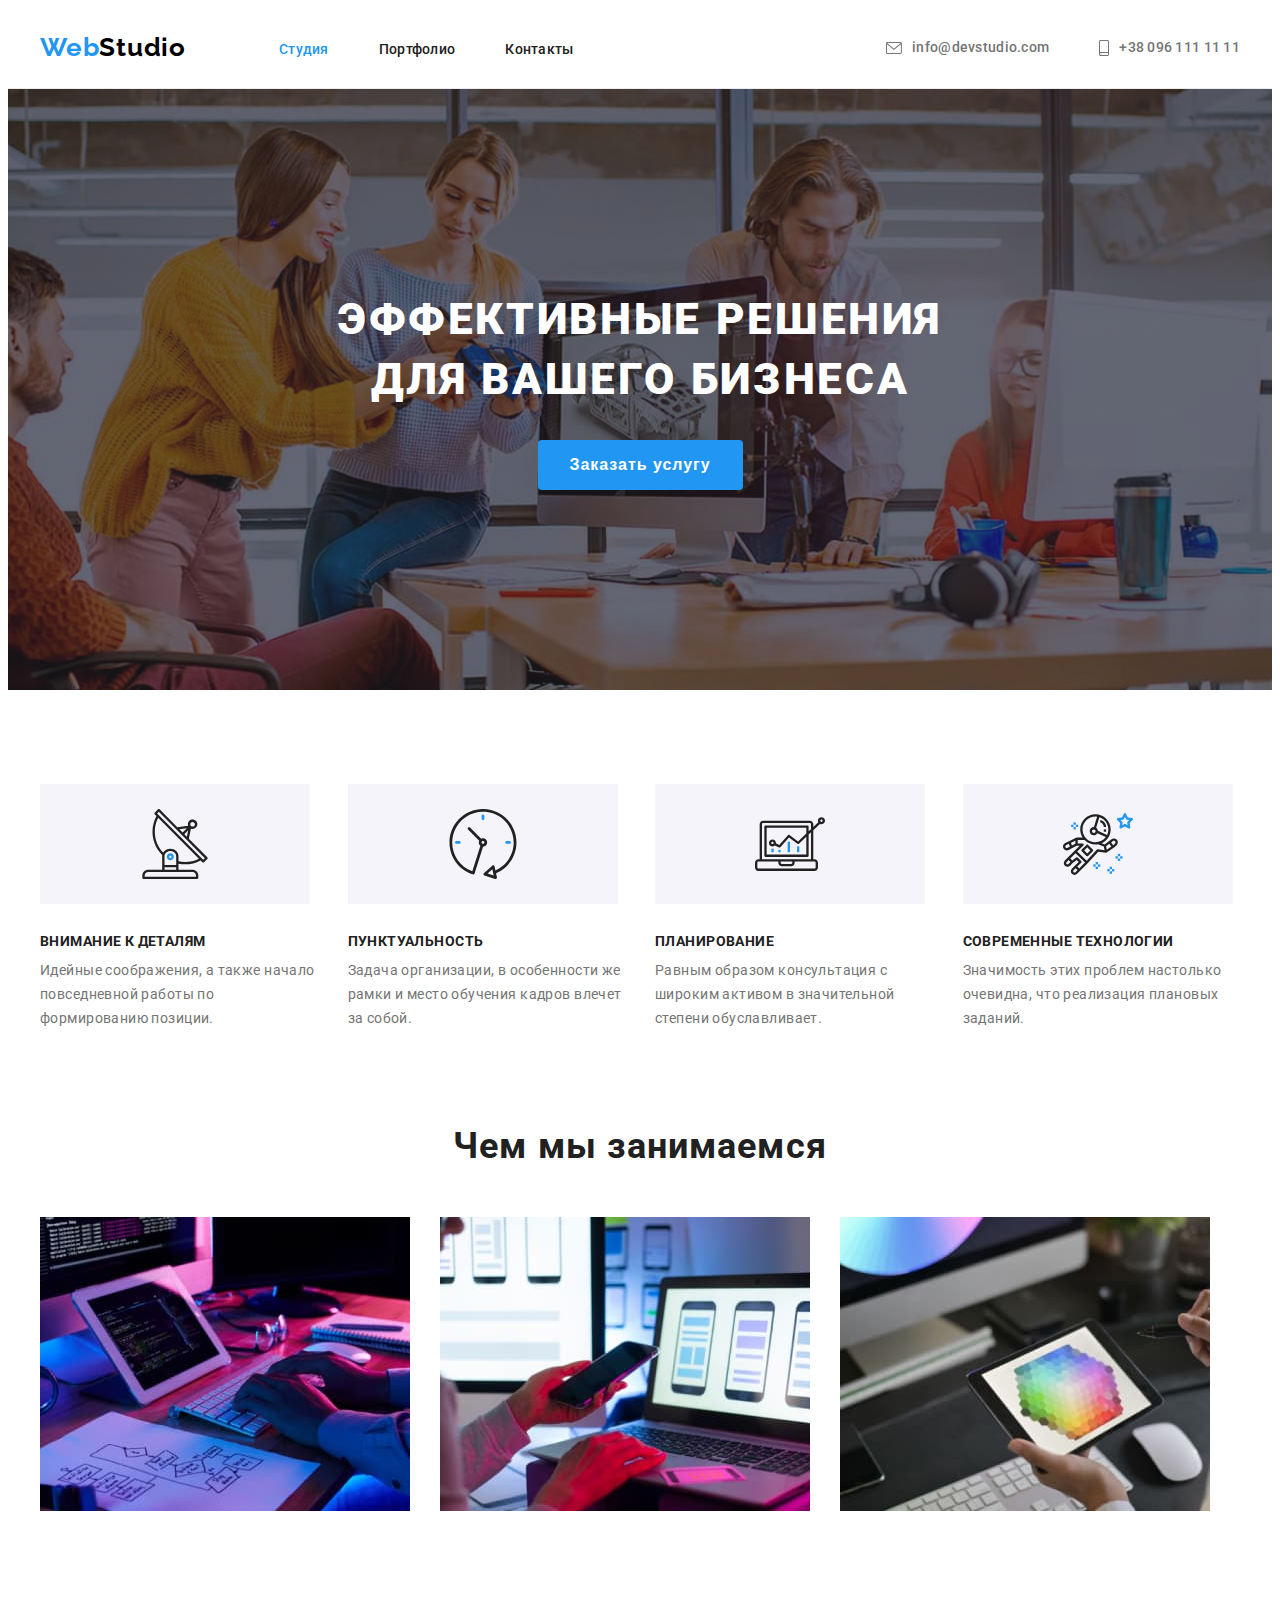
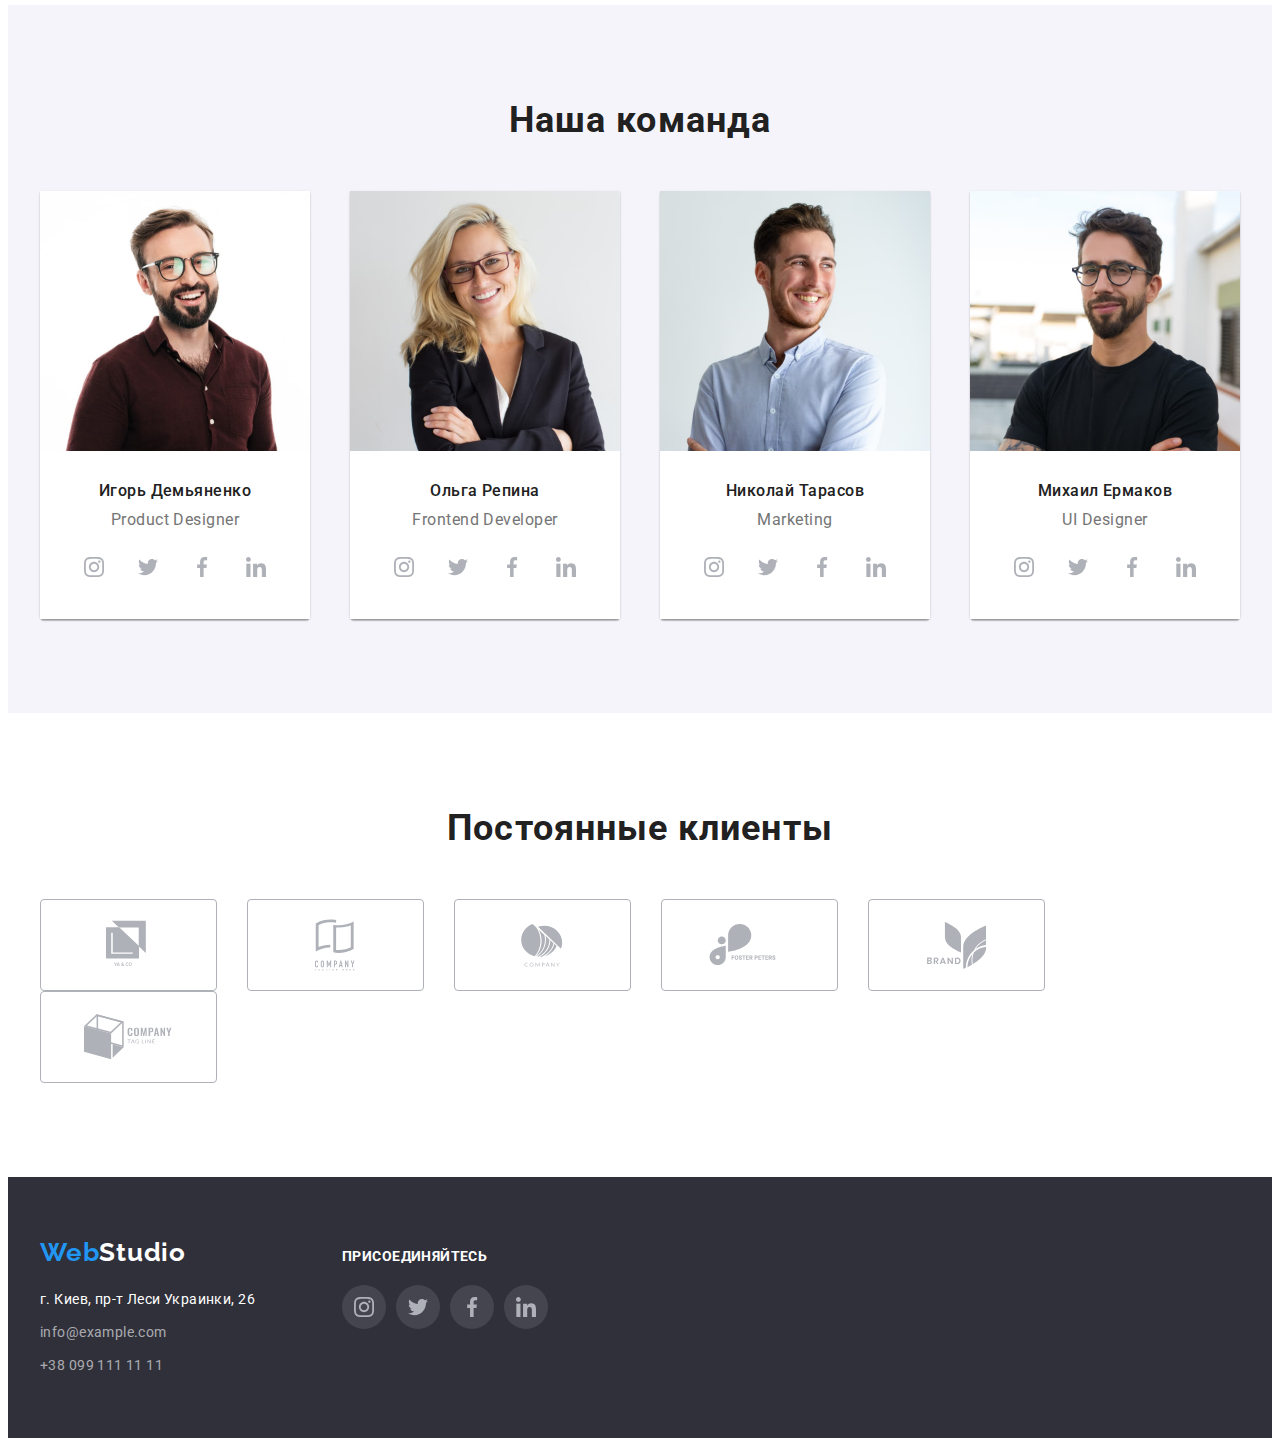
<file: index.html>
<!DOCTYPE html>
<html lang="ru">
<head>
    <meta charset="UTF-8">
    <meta http-equiv="X-UA-Compatible" content="IE=edge">
    <meta name="viewport" content="width=device-width, initial-scale=1.0">
    <title>WebStudio</title>
    <link rel="preconnect" href="https://fonts.gstatic.com">
    <link href="https://fonts.googleapis.com/css2?family=Raleway:wght@700&family=Roboto:wght@400;500;700;900&display=swap"
        rel="stylesheet">
     
    <link rel="stylesheet" href="https://cdnjs.cloudflare.com/ajax/libs/modern-normalize/1.0.0/modern-normalize.min.css"
        integrity="sha512-ISS7cAi1PEhQ8jnbJpJZMd29NlhNj4AWYyLOSp2CE/CsHxTCu+r+t0D2yoJudVrd0/8fTVPUVDzY5Tvli75u/g=="
        crossorigin="anonymous"> 
    <link rel="stylesheet" href="./css/style.css">

<body>
    <!-- HEADER -->
    <header class="main-header">
        <div class="container">
            <nav class="navigation">
                <a class="logo-light-theme link" href="./index.html" lang="en"><span class="logo-accent-color">Web</span>Studio</a>
                <ul class="navigation-list list">
                        <li class="navigation-list-item list"><a class="navigation-list-link link current" href="./index.html">Студия</a></li>
                        <li class="navigation-list-item list"><a class="navigation-list-link link" href="./portfolio.html">Портфолио</a></li>
                        <li class="navigation-list-item list"><a class="navigation-list-link link" href="">Контакты</a></li>
                </ul>
            </nav>
            <ul class="contacts-list list">
                <li class="contacts-list-item"><a class="contacts-list-link link" href="mailto:info@devstudio.com">
                    <svg width="16" height="12" class="address-link-email-icon">
                        <use href="./images/sprite.svg#icon-email"></use>
                    </svg>info@devstudio.com
                </a></li>
                <li class="contacts-list-item"><a class="contacts-list-link link" href="tel:00380961111111">
                    <svg width="10" height="16" class="address-link-tel-icon">
                        <use href="./images/sprite.svg#icon-smartphone"></use>
                    </svg>+38 096 111 11 11
                </a></li>
            </ul>     
        </div>
    </header>

    <main>  
        <!-- HERO -->
        <section class="hero">
            <div class="container">
                <h1 class="hero-title">Эффективные решения <br> для вашего бизнеса</h1>
                <button class="modal-btn btn" type="button">Заказать услугу</button>
            </div>
        </section>

        <!-- ADVANTAGES / h2 hidden -->
        <section class="advantages">
            <div class="container">
                <h2 class="title visually-hidden">We offer</h2>
                <ul class="advantages-list list">
                    <li class="advantages-list-item">
                        <div class="advantages-list-img">
                            <svg>
                                <use href="./images/sprite.svg#icon-antenna"></use>
                            </svg>
                        </div>
                        <h3 class="advantages-list-subtitle">Внимание к деталям</h3>
                        <p>Идейные соображения, а также начало повседневной работы по формированию позиции.</p>
                    </li>
                    <li class="advantages-list-item">
                        <div class="advantages-list-img">
                            <svg>
                                <use href="./images/sprite.svg#icon-clock"></use>
                            </svg>
                        </div>
                        <h3 class="advantages-list-subtitle">Пунктуальность</h3>
                        <p>Задача организации, в особенности же рамки и место обучения кадров влечет за собой.</p>
                    </li>
                    <li class="advantages-list-item">
                        <div class="advantages-list-img">
                            <svg>
                                <use href="./images/sprite.svg#icon-diagram"></use>
                            </svg>
                        </div>
                        <h3 class="advantages-list-subtitle">Планирование</h3>
                        <p>Равным образом консультация с широким активом в значительной степени обуславливает.</p>
                    </li>
                    <li class="advantages-list-item">
                        <div class="advantages-list-img">
                            <svg>
                                <use href="./images/sprite.svg#icon-astronaut"></use>
                            </svg>
                        </div>
                        <h3 class="advantages-list-subtitle">Современные технологии</h3>
                        <p>Значимость этих проблем настолько очевидна, что реализация плановых заданий.</p>
                    </li>
                </ul>
            </div>
        </section>

        <!-- ABOUT -->
        <section class="services">
            <div class="container">
                <h2 class="title">Чем мы занимаемся</h2>
                <ul class="services-list list">
                    <li class="services-list-item"><a class="services-link link" href=""><img src="./images/box-1.jpg" alt="Создание алгоритмов" width="370" height="294"></a></li>
                    <li class="services-list-item"><a class="services-link link" href=""><img src="./images/box-2.jpg" alt="Дизайн макетов" width="370" height="294"></a></li>
                    <li class="services-list-item"><a class="services-link link" href=""><img src="./images/box-3.jpg" alt="Подобор красочных цветовых схем" width="370" height="294"></a></li>
                </ul>
            </div>
        </section>

        <!-- TEAM -->
        <section class="team">
            <div class="container">
                <h2 class="title">Наша команда</h2>
                <ul class="team-list list">
                    <li class="team-list-item">
                        <img src="./images/ihor-demyamenko.jpg" alt="Человек улыбается в очках" width="270" height="260">
                        <div class="team-list-item-textwrapper">
                            <h3 class="team-subtitle">Игорь Демьяненко</h3>
                            <p lang="en">Product Designer</p>
                            <ul class="social-icons-list list">
                               <li class="social-icon-list-item">
                                   <a href="#" class="social-icon-link link">
                                        <svg width="20" height="20" class="social-icon">
                                            <use href="./images/sprite.svg#icon-instagram"></use>
                                        </svg>
                                   </a>
                                </li>
                                <li class="social-icon-list-item">
                                    <a href="#" class="social-icon-link link">
                                        <svg width="20" height="20" class="social-icon">
                                            <use href="./images/sprite.svg#icon-twitter"></use>
                                        </svg>
                                    </a>
                                </li>
                                <li class="social-icon-list-item">
                                    <a href="#" class="social-icon-link link">
                                        <svg width="20" height="20" class="social-icon">
                                            <use href="./images/sprite.svg#icon-facebook"></use>
                                        </svg>
                                    </a>
                                </li>
                                <li class="social-icon-list-item">
                                    <a href="#" class="social-icon-link link">
                                        <svg width="20" height="20" class="social-icon">
                                            <use href="./images/sprite.svg#icon-linkedin"></use>
                                        </svg>
                                    </a>
                                </li>
                            </ul>
                        </div>   
                    </li>
                    <li class="team-list-item">
                        <img src="./images/olha-repina.jpg" alt="Красивая блондинка в очках" width="270" height="260">
                        <div class="team-list-item-textwrapper">
                            <h3 class="team-subtitle">Ольга Репина</h3>
                            <p lang="en">Frontend Developer</p>
                            <ul class="social-icons-list list">
                            <li class="social-icon-list-item">
                                <a href="#" class="social-icon-link link">
                                    <svg width="20" height="20" class="social-icon">
                                        <use href="./images/sprite.svg#icon-instagram"></use>
                                    </svg>
                                </a>
                            </li>
                            <li class="social-icon-list-item">
                                <a href="#" class="social-icon-link link">
                                    <svg width="20" height="20" class="social-icon">
                                        <use href="./images/sprite.svg#icon-twitter"></use>
                                    </svg>
                                </a>
                            </li>
                            <li class="social-icon-list-item">
                                <a href="#" class="social-icon-link link">
                                    <svg width="20" height="20" class="social-icon">
                                        <use href="./images/sprite.svg#icon-facebook"></use>
                                    </svg>
                                </a>
                            </li>
                            <li class="social-icon-list-item">
                                <a href="#" class="social-icon-link link">
                                    <svg width="20" height="20" class="social-icon">
                                        <use href="./images/sprite.svg#icon-linkedin"></use>
                                    </svg>
                                </a>
                            </li>
                            </ul>
                        </div>   
                    </li>
                    <li class="team-list-item">
                        <img src="./images/nikolai-tarasov.jpg" alt="Человек улыбается в очках" width="270" height="260">
                        <div class="team-list-item-textwrapper">
                            <h3 class="team-subtitle">Николай Тарасов</h3>
                            <p lang="en">Marketing</p>
                            <ul class="social-icons-list list">
                            <li class="social-icon-list-item">
                                <a href="#" class="social-icon-link link">
                                    <svg width="20" height="20" class="social-icon">
                                        <use href="./images/sprite.svg#icon-instagram"></use>
                                    </svg>
                                </a>
                            </li>
                            <li class="social-icon-list-item">
                                <a href="#" class="social-icon-link link">
                                    <svg width="20" height="20" class="social-icon">
                                        <use href="./images/sprite.svg#icon-twitter"></use>
                                    </svg>
                                </a>
                            </li>
                            <li class="social-icon-list-item">
                                <a href="#" class="social-icon-link link">
                                    <svg width="20" height="20" class="social-icon">
                                        <use href="./images/sprite.svg#icon-facebook"></use>
                                    </svg>
                                </a>
                            </li>
                            <li class="social-icon-list-item">
                                <a href="#" class="social-icon-link link">
                                    <svg width="20" height="20" class="social-icon">
                                        <use href="./images/sprite.svg#icon-linkedin"></use>
                                    </svg>
                                </a>
                            </li>
                            </ul>
                        </div>
                        </li>
                    <li class="team-list-item">
                        <img src="./images/mihael-yermakov.jpg" alt="Брюнет с бородой" width="270" height="260">
                        <div class="team-list-item-textwrapper">
                            <h3 class="team-subtitle">Михаил Ермаков</h3>
                            <p lang="en">UI Designer</p>
                            <ul class="social-icons-list list">
                            <li class="social-icon-list-item">
                                <a href="#" class="social-icon-link link">
                                    <svg width="20" height="20" class="social-icon">
                                        <use href="./images/sprite.svg#icon-instagram"></use>
                                    </svg>
                                </a>
                            </li>
                            <li class="social-icon-list-item">
                                <a href="#" class="social-icon-link link">
                                    <svg width="20" height="20" class="social-icon">
                                        <use href="./images/sprite.svg#icon-twitter"></use>
                                    </svg>
                                </a>
                            </li>
                            <li class="social-icon-list-item">
                                <a href="#" class="social-icon-link link">
                                    <svg width="20" height="20" class="social-icon">
                                        <use href="./images/sprite.svg#icon-facebook"></use>
                                    </svg>
                                </a>
                            </li>
                            <li class="social-icon-list-item">
                                <a href="#" class="social-icon-link link">
                                    <svg width="20" height="20" class="social-icon">
                                        <use href="./images/sprite.svg#icon-linkedin"></use>
                                    </svg>
                                </a>
                            </li>
                            </ul>
                        </div>   
                    </li>
                </ul>
            </div>
        </section> 
        
        <!-- OUR CLIENTS -->
        <section class="our-clients">
            <div class="container">
                <h2 class="title">Постоянные клиенты</h2>
                <ul class="clients-list list">
                    <li class="clients-list-item">
                        <a href="" class="clients-list-link link">
                            <svg width="44" height="50" class="icon-company-one not-active-icon">
                                <use href="./images/sprite.svg#icon-ya-co"></use>
                            </svg>
                        </a>
                    </li>
                    <li class="clients-list-item">
                        <a href="" class="clients-list-link link">
                            <svg width="40" height="52" class="icon-company-two not-active-icon">
                                <use href="./images/sprite.svg#icon-company-tagline-here"></use>
                            </svg>
                        </a>
                    </li>
                    <li class="clients-list-item">
                        <a href="" class="clients-list-link link">
                            <svg width="42" height="43" class="icon-company-three not-active-icon">
                                <use href="./images/sprite.svg#icon-company"></use>
                            </svg>
                        </a>
                    </li>
                    <li class="clients-list-item">
                        <a href="" class="clients-list-link link">
                            <svg width="80" height="42" class="icon-company-four not-active-icon">
                                <use href="./images/sprite.svg#icon-foster-peters"></use>
                            </svg>
                        </a>
                    </li>
                    <li class="clients-list-item">
                        <a href="" class="clients-list-link link">
                            <svg width="59" height="47" class="icon-company-five not-active-icon">
                                <use href="./images/sprite.svg#icon-brand"></use>
                            </svg>
                        </a>
                    </li>
                    <li class="clients-list-item">
                        <a href="" class="clients-list-link link">
                            <svg width="88" height="46" class="icon-company-six not-active-icon">
                                <use href="./images/sprite.svg#icon-company-tag-line"></use>
                            </svg>
                        </a>
                    </li>
                </ul>
            </div>
        </section>
    </main>

    <!-- CONTACTS -->
    <footer>
        <div class="container footer-wrapper">
            <div class="footer-contacts-wrapper">
                <a class="logo-dark-theme link" href="./index.html" lang="en"><span class="logo-accent-color">Web</span>Studio</a>
                <address>
                    <ul class="address-list list">
                        <li class="address-list-item">
                            <a class="address-link address-link-first link" href="https://goo.gl/maps/x22kVmDLghHbZJhdA" target="_blank" rel="noreferrer noopener">г. Киев, пр-т Леси Украинки, 26</a>
                        </li>
                        <li class="address-list-item">
                            <a class="address-link link" lang="en" href="mailto:info@example.com">info@example.com</a>
                        </li>
                        <li class="address-list-item">
                            <a class="address-link link" href="tel:00380961111111">+38 099 111 11 11</a>
                        </li>
                    </ul>
                </address>
            </div>
            <div class="footer-social-networks-wrapper">
                <p>присоединяйтесь</p>
                <ul class="social-icons-list list">
                    <li class="social-icon-list-item">
                        <a href="#" class="social-icon-link link">
                            <svg width="20" height="20" class="social-icon">
                                <use href="./images/sprite.svg#icon-instagram"></use>
                            </svg>
                        </a>
                    </li>
                    <li class="social-icon-list-item">
                        <a href="#" class="social-icon-link link">
                            <svg width="20" height="20" class="social-icon">
                                <use href="./images/sprite.svg#icon-twitter"></use>
                            </svg>
                        </a>
                    </li>
                    <li class="social-icon-list-item">
                        <a href="#" class="social-icon-link link">
                            <svg width="20" height="20" class="social-icon">
                                <use href="./images/sprite.svg#icon-facebook"></use>
                            </svg>
                        </a>
                    </li>
                    <li class="social-icon-list-item">
                        <a href="#" class="social-icon-link link">
                            <svg width="20" height="20" class="social-icon">
                                <use href="./images/sprite.svg#icon-linkedin"></use>
                            </svg>
                        </a>
                    </li>
                </ul>
            </div>         
        </div>
    </footer>
</body>
</html>
</file>
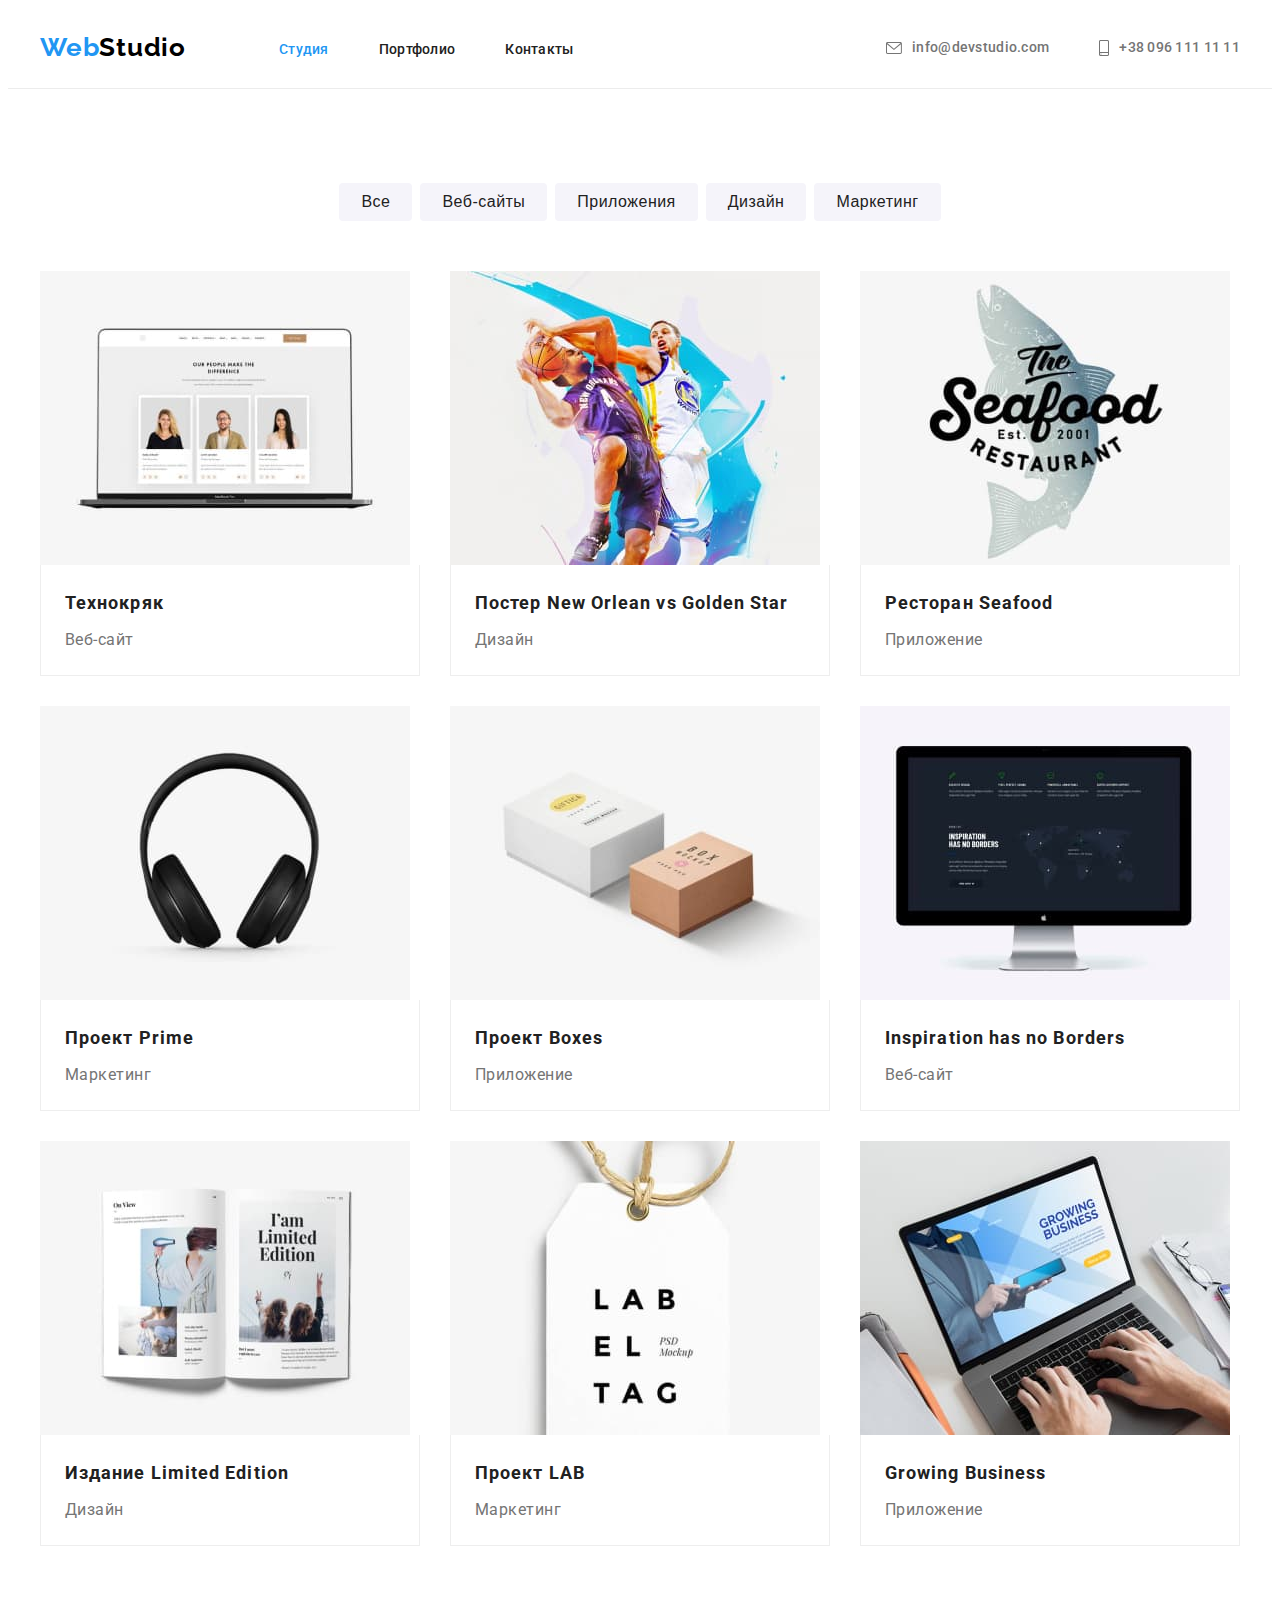
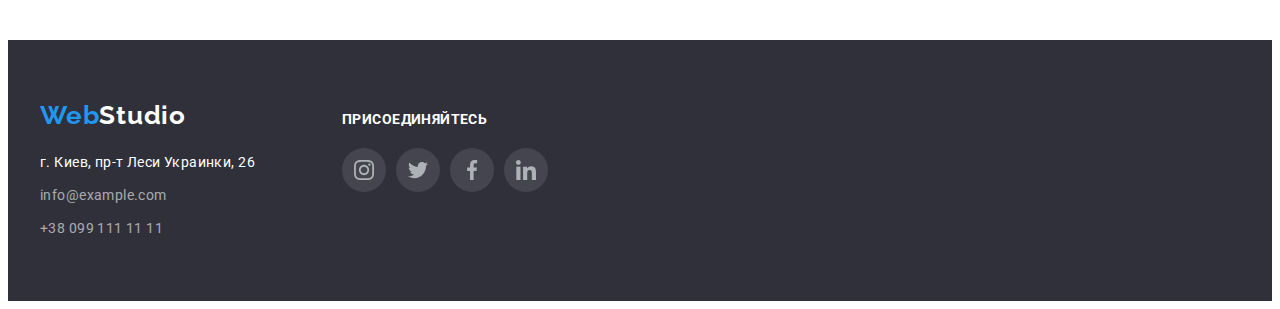
<file: portfolio.html>
<!DOCTYPE html>
<html lang="ru">

<head>
    <meta charset="UTF-8">
    <meta http-equiv="X-UA-Compatible" content="IE=edge">
    <meta name="viewport" content="width=device-width, initial-scale=1.0">
    <title>Portfolio</title>
    <link rel="preconnect" href="https://fonts.gstatic.com">
    <link href="https://fonts.googleapis.com/css2?family=Raleway:wght@700&family=Roboto:wght@400;500;700;900&display=swap"
            rel="stylesheet">
    <!-- <link rel="stylesheet" href="node_modules/modern-normalize/modern-normalize.css"> -->
    <link rel="stylesheet" href="https://cdnjs.cloudflare.com/ajax/libs/modern-normalize/1.0.0/modern-normalize.min.css"
            integrity="sha512-ISS7cAi1PEhQ8jnbJpJZMd29NlhNj4AWYyLOSp2CE/CsHxTCu+r+t0D2yoJudVrd0/8fTVPUVDzY5Tvli75u/g=="
            crossorigin="anonymous">
    <link rel="stylesheet" href="./css/style.css">
</head>

<body>
    <!-- HEADER -->
    <header class="main-header">
        <div class="container">
            <nav class="navigation">
                <a class="logo-light-theme link" href="./index.html" lang="en"><span
                        class="logo-accent-color">Web</span>Studio</a>
                <ul class="navigation-list list">
                    <li class="navigation-list-item list"><a class="navigation-list-link link current"
                            href="./index.html">Студия</a></li>
                    <li class="navigation-list-item list"><a class="navigation-list-link link"
                            href="./portfolio.html">Портфолио</a></li>
                    <li class="navigation-list-item list"><a class="navigation-list-link link" href="">Контакты</a></li>
                </ul>
            </nav>
            <ul class="contacts-list list">
                <li class="contacts-list-item"><a class="contacts-list-link link" href="mailto:info@devstudio.com">
                        <svg width="16" height="12" class="address-link-email-icon">
                            <use href="./images/sprite.svg#icon-email"></use>
                        </svg>info@devstudio.com
                    </a></li>
                <li class="contacts-list-item"><a class="contacts-list-link link" href="tel:00380961111111">
                        <svg width="10" height="16" class="address-link-tel-icon">
                            <use href="./images/sprite.svg#icon-smartphone"></use>
                        </svg>+38 096 111 11 11
                    </a></li>
            </ul>
        </div>
    </header>

    <main>
        <section class="portfolio">
            <div class="container">

            <!-- <h1 hidden>PORTFOLIO</h1> -->
            <h1 class="visually-hidden">ПОРТФОЛИО</h1>

            <!-- FILTER -->
            <ul class="filter-list list">
                <li class="filter-list-item"><button class="filter-list-btn btn" type="button">Все</button></li>
                <li class="filter-list-item"><button class="filter-list-btn btn" type="button">Веб-сайты</button></li>
                <li class="filter-list-item"><button class="filter-list-btn btn" type="button">Приложения</button></li>
                <li class="filter-list-item"><button class="filter-list-btn btn" type="button">Дизайн</button></li>
                <li class="filter-list-item"><button class="filter-list-btn btn" type="button">Маркетинг</button></li>
            </ul>

            <!-- ---- GALLERY ----  -->

            <ul class="portfolio-list list">
                <li class="portfolio-list-item">
                    <a href="" class="portfolio-list-link link">
                        <img src="./images/technokryak.jpg" alt="Скриншот сайта" width="370" height="294">
                        <div class="portfolio-list-item-text">
                            <h2 class="portfolio-list-subtitle">Технокряк</h2>
                            <p>Веб-сайт</p>
                        </div>
                    </a>
                </li>
                <li class="portfolio-list-item">
                    <a href="" class="portfolio-list-link link">
                        <img src="./images/new-orlean.jpg" alt="Макет постера" width="370" height="294">
                        <div class="portfolio-list-item-text">
                            <h2 class="portfolio-list-subtitle">Постер <span lang="en">New Orlean vs Golden Star</span></h2>
                            <p>Дизайн</p>
                        </div>
                    </a>
                </li>
                <li class="portfolio-list-item">
                    <a href="" class="portfolio-list-link link">
                        <img src="./images/seafood.jpg" alt="Логотип ресторана" width="370" height="294">
                        <div class="portfolio-list-item-text">
                            <h2 class="portfolio-list-subtitle">Ресторан <span lang="en">Seafood</span></h2>
                            <p>Приложение</p>
                        </div>
                    </a>
                </li>
                <li class="portfolio-list-item">
                    <a href="" class="portfolio-list-link link">
                        <img src="./images/prime.jpg" alt="Наушники" width="370" height="294">
                        <div class="portfolio-list-item-text">
                            <h2 class="portfolio-list-subtitle">Проект <span lang="en">Prime</span></h2>
                            <p>Маркетинг</p>
                        </div>
                    </a>
                </li>
                <li class="portfolio-list-item">
                    <a href="" class="portfolio-list-link link">
                        <img src="./images/boxes.jpg" alt="Коробки" width="370" height="294">
                        <div class="portfolio-list-item-text">
                            <h2 class="portfolio-list-subtitle">Проект <span lang="en">Boxes</span></h2>
                            <p>Приложение</p>
                        </div>
                    </a>
                </li>
                <li class="portfolio-list-item">
                    <a href="" class="portfolio-list-link link">
                        <img src="./images/inspiration-has-no-borders.jpg" alt="Скрин главного экрана" width="370" height="294">
                        <div class="portfolio-list-item-text">
                            <h2 class="portfolio-list-subtitle" lang="en">Inspiration has no Borders</h2>
                            <p>Веб-сайт</p>
                        </div>
                    </a>
                </li>
                <li class="portfolio-list-item">
                    <a href="" class="portfolio-list-link link">
                        <img src="./images/limited-edition.jpg" alt="Макет издания" width="370" height="294">
                        <div class="portfolio-list-item-text">
                            <h2 class="portfolio-list-subtitle">Издание <span lang="en">Limited Edition</span></h2>
                            <p>Дизайн</p>
                        </div>
                    </a>
                </li>
                <li class="portfolio-list-item">
                    <a href="" class="portfolio-list-link link">
                        <img src="./images/lab.jpg" alt="Дизайн бирки" width="370" height="294">
                        <div class="portfolio-list-item-text">
                            <h2 class="portfolio-list-subtitle">Проект <span lang="en">LAB</span></h2>
                            <p>Маркетинг</p>
                        </div>
                    </a>
                </li>
                <li class="portfolio-list-item">
                    <a href="" class="portfolio-list-link link">
                        <img src="./images/growing-business.jpg" alt="Скрин приложения" width="370" height="294">
                        <div class="portfolio-list-item-text">
                            <h2 class="portfolio-list-subtitle" lang="en">Growing Business</h2>
                            <p>Приложение</p>
                        </div>
                    </a>
                </li>
            </ul>
            </div>

        </section>




    </main>

    <!-- CONTACTS -->
    <footer>
        <div class="container footer-wrapper">
            <div class="footer-contacts-wrapper">
                <a class="logo-dark-theme link" href="./index.html" lang="en"><span
                        class="logo-accent-color">Web</span>Studio</a>
                <address>
                    <ul class="address-list list">
                        <li class="address-list-item">
                            <a class="address-link address-link-first link" href="https://goo.gl/maps/x22kVmDLghHbZJhdA"
                                target="_blank" rel="noreferrer noopener">г. Киев, пр-т Леси Украинки, 26</a>
                        </li>
                        <li class="address-list-item">
                            <a class="address-link link" lang="en" href="mailto:info@example.com">info@example.com</a>
                        </li>
                        <li class="address-list-item">
                            <a class="address-link link" href="tel:00380961111111">+38 099 111 11 11</a>
                        </li>
                    </ul>
                </address>
            </div>
            <div class="footer-social-networks-wrapper">
                <p>присоединяйтесь</p>
                <ul class="social-icons-list list">
                    <li class="social-icon-list-item">
                        <a href="#" class="social-icon-link link">
                            <svg width="20" height="20" class="social-icon">
                                <use href="./images/sprite.svg#icon-instagram"></use>
                            </svg>
                        </a>
                    </li>
                    <li class="social-icon-list-item">
                        <a href="#" class="social-icon-link link">
                            <svg width="20" height="20" class="social-icon">
                                <use href="./images/sprite.svg#icon-twitter"></use>
                            </svg>
                        </a>
                    </li>
                    <li class="social-icon-list-item">
                        <a href="#" class="social-icon-link link">
                            <svg width="20" height="20" class="social-icon">
                                <use href="./images/sprite.svg#icon-facebook"></use>
                            </svg>
                        </a>
                    </li>
                    <li class="social-icon-list-item">
                        <a href="#" class="social-icon-link link">
                            <svg width="20" height="20" class="social-icon">
                                <use href="./images/sprite.svg#icon-linkedin"></use>
                            </svg>
                        </a>
                    </li>
                </ul>
            </div>
        </div>
    </footer>
</body>

</html>
</file>
<file: css/style.css>
/* main text color #212121 */
/*secondary text color #757575 */
/* contrast-color white #ffffff */
/*main logo color #2196f3 */

/* ---- COMPONENTS ---- */
:root {
  --main-font: "Roboto", Sans-Serif;
  --secondary-font: "Raleway", Sans-Serif;
  --main-text-color: #212121;
  --secondary-text-color: #757575;
  --accent-color: #2196f3;
  --contrast-color: #ffffff;
  --noactive-link-color: #afb1b8;
  --section-pt: 94px; /* padding-top for  section;*/
  --section-pb: 94px; /* padding-bottom for  section;*/
}

body {
  font-family: var(--main-font);
  color: var(--main-text-color);
}

.link {
  text-decoration: none;
}

.list {
  list-style: none;
}

address {
  font-style: normal;
}

h1,
h2,
h3,
h4,
h5,
h6,
p {
  margin: 0;
}

ul,
ol {
  margin: 0;
  padding: 0;
}

img {
  display: block;
}

.visually-hidden {
  position: absolute !important;
  clip: rect(1px 1px 1px 1px); /* IE6, IE7 */
  clip: rect(1px, 1px, 1px, 1px);
  padding: 0 !important;
  border: 0 !important;
  height: 1px !important;
  width: 1px !important;
  overflow: hidden;
}

.container {
  width: 1200px;
  padding-left: 15px;
  padding-right: 15px;
  margin: 0 auto;
}

.btn {
  border: none;
  border-radius: 4px;
  cursor: pointer;
}

.btn:hover,
.btn:focus {
  box-shadow: 0px 3px 1px rgba(0, 0, 0, 0.1), 0px 1px 2px rgba(0, 0, 0, 0.08),
    0px 2px 2px rgba(0, 0, 0, 0.12);
}

.modal-btn {
  min-width: 200px;
  font-weight: 700;
  font-size: 16px;
  line-height: 1.9;
  text-align: center;
  letter-spacing: 0.06em;
  color: var(--contrast-color);
  background-color: var(--accent-color);

  padding: 10px 32px;
}

.title {
  font-weight: 700;
  font-size: 36px;
  line-height: 1.17;
  text-align: center;
  letter-spacing: 0.03em;
  color: var(--main-text-color);

  margin-bottom: 50px;
}

.logo-light-theme {
  color: #000000;
  font-family: "Raleway", Sans-Serif;
  font-weight: 700;
  font-size: 26px;
  line-height: 1.19;
  letter-spacing: 0.03em;

  margin-right: 93px;
  padding-top: 24px;
  padding-bottom: 25px;
}

.logo-accent-color {
  color: var(--accent-color);
}

.logo-dark-theme {
  color: var(--contrast-color);
  font-family: "Raleway", Sans-Serif;
  font-weight: 700;
  font-size: 26px;
  line-height: 1.19;
  letter-spacing: 0.03em;

  margin-bottom: 20px;
}

section,
header,
footer {
  max-width: 1600px;
  margin: 0 auto;
}
/* ---- END COMPONENTS ---- */

/* ---- HEADER ---- */
.navigation {
  display: flex;
  align-items: center;
}

.main-header {
  border-bottom: 1px solid #ececec;
}

.main-header .container {
  display: flex;
  align-items: center;
}

.navigation-list {
  display: flex;
}

.contacts-list {
  display: flex;
  margin-left: auto;
}

.navigation-list-item:not(:last-child) {
  margin-right: 50px;
}

.navigation-list-link {
  color: var(--main-text-color);
  font-weight: 500;
  font-size: 14px;
  line-height: 1.14;
  letter-spacing: 0.02em;
  padding-top: 32px;
  padding-bottom: 32px;
}

.navigation-list-link:hover,
.navigation-list-link:focus {
  color: var(--accent-color);
}

.navigation-list-link.current {
  color: var(--accent-color);
}

.contacts-list-link {
  display: inline-flex;
  align-items: center;
  font-weight: 500;
  color: var(--secondary-text-color);
  font-size: 14px;
  line-height: 1.14;
  letter-spacing: 0.02em;
  padding-top: 32px;
  padding-bottom: 32px;
}

.address-link-email-icon {
  /* width: 16px;
  height: 12px; */
  margin-right: 10px;
  fill: var(--secondary-text-color);
}

.address-link-tel-icon {
  /* width: 10px;
  height: 16px; */
  margin-right: 10px;
  fill: var(--secondary-text-color);
}

.contacts-list-link:hover,
.contacts-list-link:focus {
  color: var(--accent-color);
}

.contacts-list-link:hover .address-link-email-icon,
.contacts-list-link:focus .address-link-email-icon,
.contacts-list-link:hover .address-link-tel-icon,
.contacts-list-link:focus .address-link-tel-icon {
  fill: var(--accent-color);
}

.contacts-list-item:not(:last-child) {
  margin-right: 50px;
}

/* ---- END HEADER ---- */

/* ---- HERO ---- */

.hero {
  text-align: center;
  padding-top: 200px;
  padding-bottom: 200px;
  background-image: linear-gradient(
      rgba(47, 48, 58, 0.4),
      rgba(47, 48, 58, 0.4)
    ),
    url("../images/img-bg.jpg");
  background-repeat: no-repeat;
  background-position: center;
  background-size: cover;
  background-color: #2f303a;
}

.hero-title {
  font-weight: 900;
  font-size: 44px;
  line-height: 1.37;
  text-align: center;
  letter-spacing: 0.06em;
  text-transform: uppercase;
  color: var(--contrast-color);

  margin-bottom: 30px;
}

/* ---- END HERO ---- */

/* ---- ADVANTAGES ---- */
.advantages-list-subtitle {
  font-weight: 700;
  font-size: 14px;
  line-height: 1.14;
  letter-spacing: 0.03em;
  text-transform: uppercase;
  color: var(--main-text-color);

  margin-bottom: 9px;
}

.advantages-list-item p {
  font-weight: 400;
  font-size: 14px;
  line-height: 1.71;
  letter-spacing: 0.03em;
  color: var(--secondary-text-color);
}

.advantages {
  padding-top: var(--section-pt);
  padding-bottom: 0;
}
.advantages-list {
  display: flex;
}

.advantages-list-item {
  width: calc((100% - 90px) / 4);
}

.advantages-list-item:not(:last-child) {
  margin-right: 30px;
}

.advantages-list-img {
  width: 270px;
  height: 120px;
  background-color: #f5f4fa;
  display: flex;
  justify-content: center;
  align-items: center;
  margin-bottom: 30px;
}
.advantages-list-img svg {
  width: 70px;
  height: 70px;
}
/* ---- END ADVANTAGES ---- */

/* ---- ABOUT ---- */

.services {
  padding-top: var(--section-pt);
  padding-bottom: var(--section-pb);
}

.services-list {
  display: flex;
}

.services-list-item {
  width: 370px;
}

.services-list-item:not(:last-child) {
  margin-right: 30px;
}

/* ---- END ABOUT ---- */

/* ---- TEAM ---- */
.team {
  background-color: #f5f4fa;
  padding-top: var(--section-pt);
  padding-bottom: var(--section-pb);
}

.team-subtitle {
  font-weight: 500;
  font-size: 16px;
  line-height: 1.19;
  text-align: center;
  letter-spacing: 0.03em;
  color: var(--main-text-color);

  margin-bottom: 10px;
}

.team-list-item p {
  font-weight: 400;
  font-size: 16px;
  line-height: 1.19;
  text-align: center;
  letter-spacing: 0.03em;
  color: var(--secondary-text-color);
  margin-bottom: 16px;
}

.team-list {
  display: flex;
  justify-content: space-between;
}

.team-list-item-textwrapper {
  padding: 30px 32px 30px 32px;
  background-color: var(--contrast-color);
}

.team-list-item {
  flex-basis: calc((100%-90px) / 4);
  box-shadow: 0px 1px 3px rgba(0, 0, 0, 0.12), 0px 1px 1px rgba(0, 0, 0, 0.14),
    0px 2px 1px rgba(0, 0, 0, 0.2);
  border-radius: 0 0 4px 4px;
}

.team-list-item:not(:last-child) {
  margin-right: 30px;
}

.social-icons-list {
  display: flex;
  justify-content: space-between;
  align-items: center;
}

/* component */
.social-icon {
  /* width: 20px;
  height: 20px; */
  fill: var(--noactive-link-color);
}

.social-icon-link {
  display: inline-flex;
  justify-content: center;
  align-items: center;
  width: 44px;
  height: 44px;
  background-color: transparent;
  border-radius: 50%;
}

.social-icon-link:hover,
.social-icon-link:focus {
  background-color: var(--accent-color);
}

.social-icon-link:hover .social-icon,
.social-icon-link:focus .social-icon {
  fill: var(--contrast-color);
}

/* ---- END TEAM ---- */

/* ---- OUR CLIENTS ---- */

.our-clients {
  padding-top: var(--section-pt);
  padding-bottom: var(--section-pb);
}

.clients-list {
  display: flex;
  align-items: center;
  flex-wrap: wrap;
}

.clients-list-item {
  width: calc((100% - 150px) / 6); /* 170 px*/
  height: 90px;
  margin-right: 30px;
  border: 1px solid var(--noactive-link-color);
  border-radius: 4px;
}

.clients-list-item:nth-child(6n) {
  margin-right: 0;
}

.clients-list-item:hover svg,
.clients-list-item:focus svg {
  fill: var(--accent-color);
}

.clients-list-item:hover,
.clients-list-item:focus {
  border: 1px solid var(--accent-color);
}

.clients-list-link {
  width: 100%;
  height: 100%;
  display: block;
  display: flex;
  justify-content: center;
  align-items: center;
}

.not-active-icon {
  fill: var(--noactive-link-color);
}

/* .icon-company-one {
  width: 44px;
  height: 50px;
} */

/* .icon-company-two {
  width: 40px;
  height: 52px;
} */

/* .icon-company-three {
  width: 42px;
  height: 43px;
} */

/* .icon-company-four {
  width: 80px;
  height: 42px;
} */

/* .icon-company-five {
  width: 59px;
  height: 47px;
} */

/* .icon-company-six {
  width: 88px;
  height: 46px;
} */

/* ---- END OUR CLIENTS ---- */

/* ---- CONTACTS ---- */
footer {
  background-color: #2f303a;
  padding-top: 60px;
  padding-bottom: 60px;
}

.footer-wrapper {
  display: flex;
  align-items: baseline;
}

.address-link {
  font-weight: 400;
  font-size: 14px;
  line-height: 1.71;
  letter-spacing: 0.03em;
  color: rgba(255, 255, 255, 0.6);
}

.address-link-first {
  color: var(--contrast-color);
}

a.logo-dark-theme {
  display: block;
}

.address-list-item:not(:last-child) {
  margin-bottom: 9px;
}

.address-link:hover,
.address-link:focus {
  color: var(--accent-color);
}

.footer-contacts-wrapper {
  width: 232px;
  margin-right: 70px;
}

.footer-social-networks-wrapper {
  width: 206px;
}

.footer-social-networks-wrapper p {
  font-family: var(--main-font);
  font-style: normal;
  font-weight: 700;
  font-size: 14px;
  line-height: 1.14;
  letter-spacing: 0.03em;
  text-transform: uppercase;
  color: var(--contrast-color);

  margin-bottom: 20px;
}

.footer-social-networks-wrapper .social-icon-link {
  background-color: rgba(255, 255, 255, 0.1);
}

.footer-social-networks-wrapper .social-icon-link:hover,
.footer-social-networks-wrapper .social-icon-link:focus {
  background-color: var(--accent-color);
}

/* ---- END CONTACTS ---- */

/* ---- PORTFOLIO WEB PAGE ---- */

/* ---- FILTER ---- */
.filter-list-btn {
  font-weight: 500;
  font-size: 16px;
  line-height: 1.63;
  text-align: center;
  letter-spacing: 0.03em;
  color: var(--main-text-color);
  background-color: #f5f4fa;
}

.filter-list-btn:hover,
.filter-list-btn:focus {
  color: var(--contrast-color);
  background-color: var(--accent-color);
}

.filter-list-btn {
  padding: 6px 22px;
}

.filter-list {
  display: flex;
  justify-content: center;
  margin-bottom: 50px;
}

.filter-list-item:not(:last-child) {
  margin-right: 8px;
}

.portfolio {
  padding-top: var(--section-pt);
  padding-bottom: var(--section-pb);
}
/* ---- END FILTER ---- */

/* ---- GALLERY ---- */
.portfolio-list-subtitle {
  font-weight: 700;
  font-size: 18px;
  line-height: 2;
  letter-spacing: 0.06em;
  color: var(--main-text-color);

  margin-bottom: 4px;
}

.portfolio-list-subtitle + p {
  font-weight: 400;
  font-size: 16px;
  line-height: 1.88;
  letter-spacing: 0.03em;
  color: var(--secondary-text-color);
}

.portfolio-list {
  display: flex;
  flex-wrap: wrap;
}

/*  !!! Correct formula spacing !!! */
.portfolio-list-item {
  flex-basis: calc((100% - 60px) / 3);
  margin-right: 30px;
  margin-bottom: 30px;
}

.portfolio-list-item:hover,
.portfolio-list-item:focus {
  box-shadow: 0px 1px 1px rgba(0, 0, 0, 0.12), 0px 4px 4px rgba(0, 0, 0, 0.06),
    1px 4px 6px rgba(0, 0, 0, 0.16);
}

.portfolio-list-item:nth-child(3n) {
  margin-right: 0px;
}

.portfolio-list-item:nth-last-child(-n + 3) {
  margin-bottom: 0;
}

.portfolio-list-item-text {
  padding: 20px 24px;
  border: 1px solid #eeeeee;
  border-top: transparent;
}

/* ---- END GALLERY ---- */
</file>
